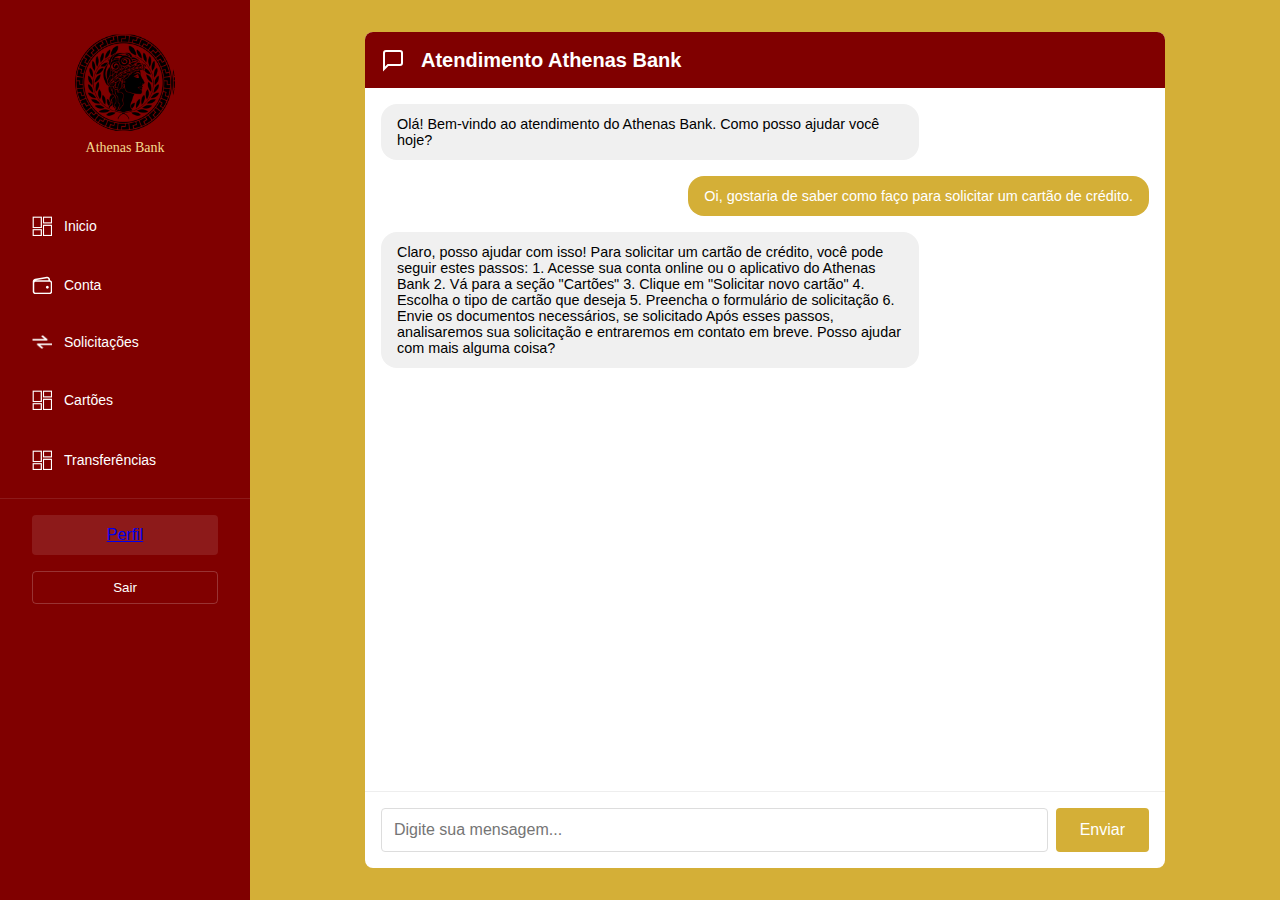
<file: chat.html>
<!DOCTYPE html>
<html lang="pt-BR">
<head>
    <meta charset="UTF-8">
    <meta name="viewport" content="width=device-width, initial-scale=1.0">
    <title>Athenas Bank - Chatbot</title>
    <link rel="stylesheet" href="chat.css">
</head>
<body>
    <div class="sidebar">
        <div class="logo-area">
            <div class="logo-circle">
            </div>
            <div class="bank-name">Athenas Bank</div>
        </div>

    <nav class="nav-links">
            <a href="#" class="nav-item">    <img src="vector.png" alt="" class="icon">
                Inicio</a>
            <a href="#" class="nav-item"><img src="carteira.png" alt="" class="icon">
                Conta</a>
            <a href="#" class="nav-item"> <img src="transf.png" alt="" class="icon">
                Solicitações</a>
            <a href="#" class="nav-item">     <img src="vector.png" alt="" class="icon">
                Cartões</a>
            <a href="#" class="nav-item">
                <img src="vector.png" alt="" class="icon">Transferências</a>

        <div class="widgets-area">

        <div class="profile-section">
            <div class="widget-placeholder">
                <a href="#">Perfil</a>
            </div>
            <button class="logout">Sair</button>
        </div>
    </div>
    </nav>
</div>
    <div class="main-content">
        <div class="chat-container">
            <div class="chat-header">
                <svg width="24" height="24" viewBox="0 0 24 24" fill="none" stroke="currentColor" stroke-width="2">
                    <path d="M21 15a2 2 0 0 1-2 2H7l-4 4V5a2 2 0 0 1 2-2h14a2 2 0 0 1 2 2z"></path>
                </svg>
                <span class="chat-title">Atendimento Athenas Bank</span>
            </div>
            <div class="chat-messages" id="chat-messages">
                <div class="message message-bot">Olá! Bem-vindo ao atendimento do Athenas Bank. Como posso ajudar você hoje?</div>
                <div class="message message-user">Oi, gostaria de saber como faço para solicitar um cartão de crédito.</div>
                <div class="message message-bot">Claro, posso ajudar com isso! Para solicitar um cartão de crédito, você pode seguir estes passos:

1. Acesse sua conta online ou o aplicativo do Athenas Bank
2. Vá para a seção "Cartões"
3. Clique em "Solicitar novo cartão"
4. Escolha o tipo de cartão que deseja
5. Preencha o formulário de solicitação
6. Envie os documentos necessários, se solicitado

Após esses passos, analisaremos sua solicitação e entraremos em contato em breve. Posso ajudar com mais alguma coisa?</div>
            </div>
            <div class="chat-input">
                <input type="text" id="user-input" placeholder="Digite sua mensagem...">
                <button onclick="sendMessage()">Enviar</button>
            </div>
        </div>
    </div>

    <script>
        function sendMessage() {
            const input = document.getElementById('user-input');
            const message = input.value.trim();
            if (message) {
                const chatMessages = document.getElementById('chat-messages');
                const userMessage = document.createElement('div');
                userMessage.className = 'message message-user';
                userMessage.textContent = message;
                chatMessages.appendChild(userMessage);
                input.value = '';
            
                setTimeout(() => {
                    const botMessage = document.createElement('div');
                    botMessage.className = 'message message-bot';
                    botMessage.textContent = "Obrigado por sua mensagem. Um de nossos atendentes entrará em contato em breve para ajudar com sua solicitação.";
                    chatMessages.appendChild(botMessage);
                    chatMessages.scrollTop = chatMessages.scrollHeight;
                }, 1000);
            }
        }

        document.getElementById('user-input').addEventListener('keypress', function (e) {
            if (e.key === 'Enter') {
                sendMessage();
            }
        });
    </script>
</body>
</html>
</file>
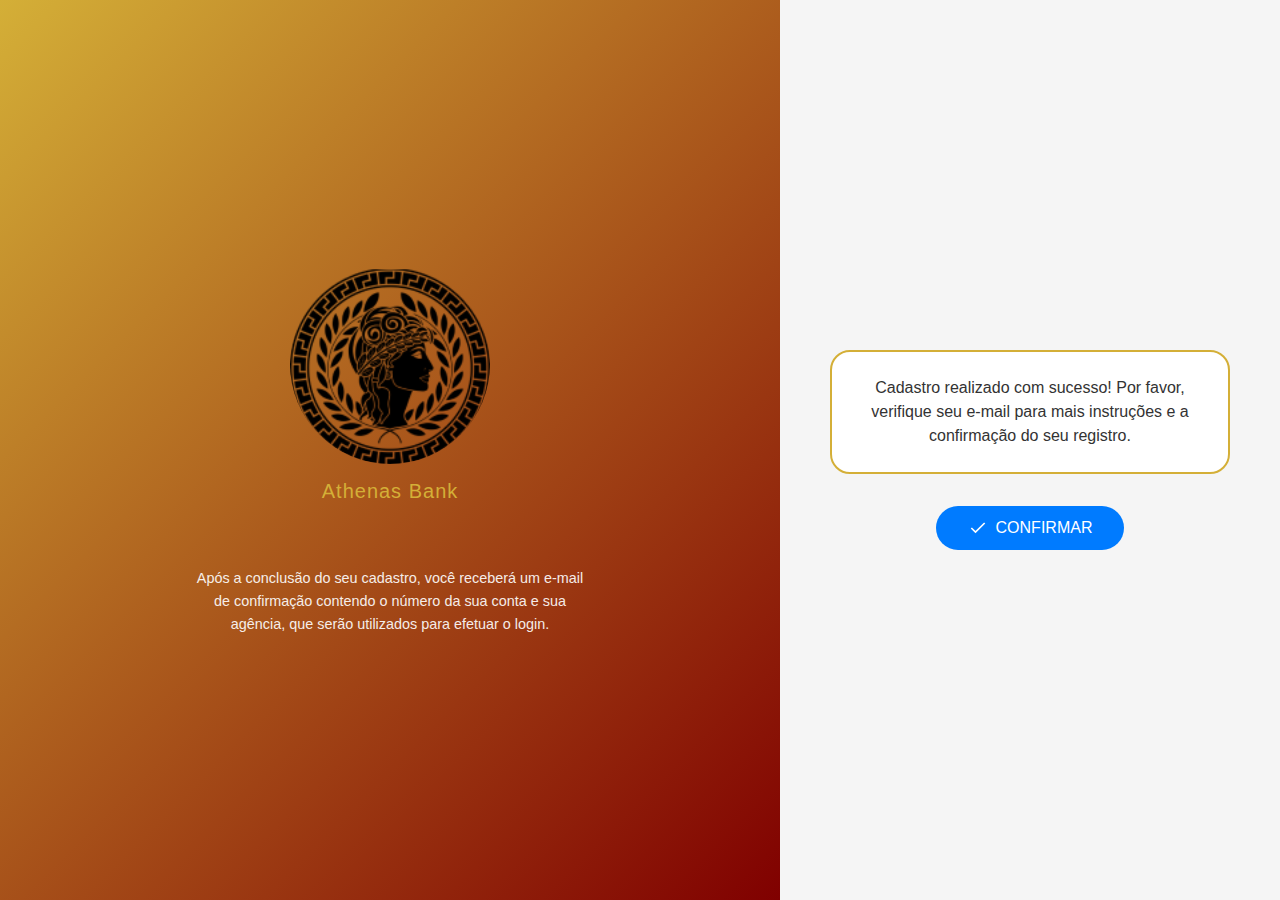
<file: confirmacao.html>
<!DOCTYPE html>
<html lang="pt-BR">
<head>
    <meta charset="UTF-8">
    <meta name="viewport" content="width=device-width, initial-scale=1.0">
    <title>Athenas Bank - Confirmação</title>
    <link rel="stylesheet" href="confirmacap.css">
</head>
<body>
    <div class="left-side">
        <div class="logo-container">
        </div>
        <div class="bank-name">Athenas Bank</div>
        <p class="instructions">
            Após a conclusão do seu cadastro, você receberá um e-mail de confirmação contendo o número da sua conta e sua agência, que serão utilizados para efetuar o login.
        </p>
    </div>

    <div class="right-side">
        <div class="success-message">
            Cadastro realizado com sucesso! Por favor, verifique seu e-mail para mais instruções e a confirmação do seu registro.
        </div>
        <button class="confirm-button">
            <svg width="20" height="20" viewBox="0 0 24 24" fill="none" stroke="currentColor" stroke-width="2">
                <path d="M20 6L9 17l-5-5"/>
            </svg>
            CONFIRMAR
        </button>
    </div>
</body>
</html>
</file>
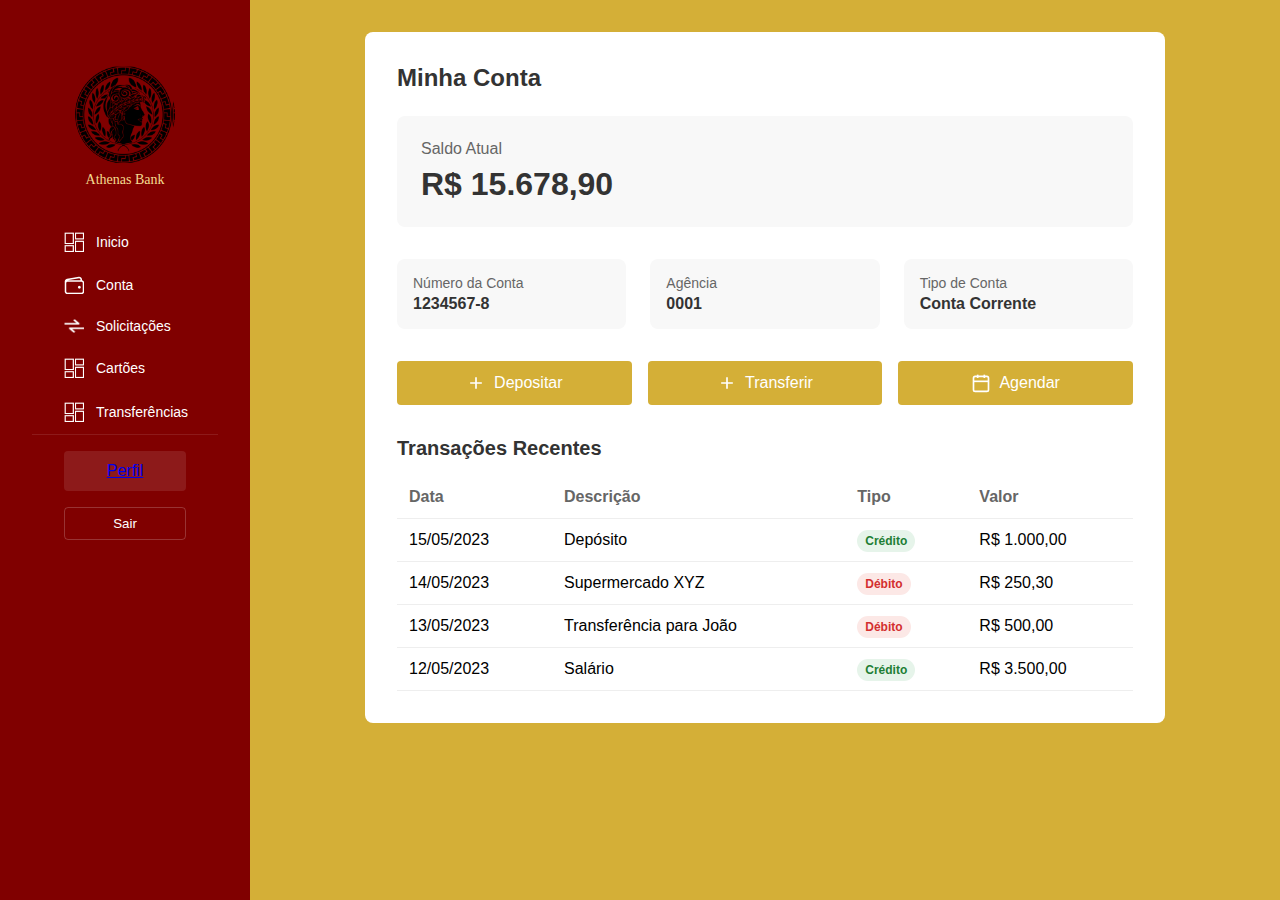
<file: conta.html>
<!DOCTYPE html>
<html lang="pt-BR">
<head>
    <meta charset="UTF-8">
    <meta name="viewport" content="width=device-width, initial-scale=1.0">
    <title>Athenas Bank - Conta</title>
    <style>
        * {
            margin: 0;
            padding: 0;
            box-sizing: border-box;
            font-family: -apple-system, BlinkMacSystemFont, 'Segoe UI', Roboto, Oxygen, Ubuntu, Cantarell, sans-serif;
        }

        body {
            display: flex;
            min-height: 100vh;
        }

        .sidebar {
            width: 250px;
            background-color: #800000;
            color: white;
            display: flex;
            flex-direction: column;
            padding: 2rem;
        }

        .nav-item {
            display: flex;
            align-items: center;
            color: white;
            text-decoration: none;
            padding: 0.75rem 2rem;
            font-size: 0.875rem;
        }
        
        .nav-item:hover {
            background-color: rgba(255, 255, 255, 0.1);
        }
        
        .nav-item .icon {
            margin-right: 0.75rem;
            width: 20px;
        }
        
        .bank-name {
            font-size: 0.875rem;
            margin-top: 0.5rem;
            font-family: Aldrich;
            color: #F4DB8F;
        }
        
        .profile-section {
            padding: 1rem 2rem;
            border-top: 1px solid rgba(255, 255, 255, 0.1);
        }

        .logo-area {
            padding: 2rem;
            text-align: center;
        }
        
        .logo-circle {
            width: 100px;
            height: 100px;
            margin: 0 auto 0.5rem;
            border-radius: 50%;
            display: flex;
            align-items: center;
            justify-content: center;
            background-image: url('logo.png');
            background-size: contain;
        }
        
        select {
            padding: 0.5rem;
            border-radius: 0.375rem;
            border: 1px solid #ddd;
        }
        
        .logout {
            width: 100%;
            padding: 0.5rem;
            background: none;
            border: 1px solid rgba(255, 255, 255, 0.2);
            color: white;
            border-radius: 4px;
            cursor: pointer;
            margin-top: 1rem;
        }
        
        .widget-placeholder {
            height: 40px;
            background: rgba(255, 255, 255, 0.1);
            border-radius: 4px;
            display: flex;
            align-items: center;
            justify-content: center;
        }

        .main-content {
            flex: 1;
            background-color: #D4AF37;
            padding: 2rem;
        }

        .account-card {
            background: white;
            border-radius: 8px;
            padding: 2rem;
            max-width: 800px;
            margin: 0 auto;
        }

        .account-title {
            font-size: 1.5rem;
            font-weight: bold;
            margin-bottom: 1.5rem;
            color: #333;
        }

        .balance-section {
            background-color: #f8f8f8;
            border-radius: 8px;
            padding: 1.5rem;
            margin-bottom: 2rem;
        }

        .balance-label {
            font-size: 1rem;
            color: #666;
            margin-bottom: 0.5rem;
        }

        .balance-amount {
            font-size: 2rem;
            font-weight: bold;
            color: #333;
        }

        .account-details {
            display: grid;
            grid-template-columns: repeat(auto-fit, minmax(200px, 1fr));
            gap: 1.5rem;
            margin-bottom: 2rem;
        }

        .detail-item {
            background-color: #f8f8f8;
            border-radius: 8px;
            padding: 1rem;
        }

        .detail-label {
            font-size: 0.875rem;
            color: #666;
            margin-bottom: 0.25rem;
        }

        .detail-value {
            font-size: 1rem;
            font-weight: 600;
            color: #333;
        }

        .action-buttons {
            display: grid;
            grid-template-columns: repeat(auto-fit, minmax(150px, 1fr));
            gap: 1rem;
        }

        .action-button {
            padding: 0.75rem;
            background-color: #D4AF37;
            color: white;
            border: none;
            border-radius: 4px;
            font-size: 1rem;
            cursor: pointer;
            display: flex;
            align-items: center;
            justify-content: center;
            gap: 0.5rem;
        }

        .action-button:hover {
            background-color: #c4a030;
        }

        .transactions-section {
            margin-top: 2rem;
        }

        .transactions-title {
            font-size: 1.25rem;
            font-weight: bold;
            margin-bottom: 1rem;
            color: #333;
        }

        .transactions-table {
            width: 100%;
            border-collapse: collapse;
        }

        .transactions-table th,
        .transactions-table td {
            padding: 0.75rem;
            text-align: left;
            border-bottom: 1px solid #eee;
        }

        .transactions-table th {
            font-weight: 600;
            color: #666;
        }

        .transaction-type {
            padding: 0.25rem 0.5rem;
            border-radius: 999px;
            font-size: 0.75rem;
            font-weight: 600;
        }

        .transaction-type-credit {
            background-color: #e6f4ea;
            color: #1e7e34;
        }

        .transaction-type-debit {
            background-color: #fce8e6;
            color: #d32f2f;
        }
    </style>
</head>
<body>
    <div class="sidebar">
        <div class="logo-area">
            <div class="logo-circle">
            </div>
            <div class="bank-name">Athenas Bank</div>
        </div>

    <nav class="nav-links">
            <a href="#" class="nav-item">    <img src="vector.png" alt="" class="icon">
                Inicio</a>
            <a href="#" class="nav-item"><img src="carteira.png" alt="" class="icon">
                Conta</a>
            <a href="#" class="nav-item"> <img src="transf.png" alt="" class="icon">
                Solicitações</a>
            <a href="#" class="nav-item">     <img src="vector.png" alt="" class="icon">
                Cartões</a>
            <a href="#" class="nav-item">
                <img src="vector.png" alt="" class="icon">Transferências</a>

        <div class="widgets-area">

        <div class="profile-section">
            <div class="widget-placeholder">
                <a href="#">Perfil</a>
            </div>
            <button class="logout">Sair</button>
        </div>
    </div>
    </nav>
</div>

    <div class="main-content">
        <div class="account-card">
            <h2 class="account-title">Minha Conta</h2>

            <div class="balance-section">
                <div class="balance-label">Saldo Atual</div>
                <div class="balance-amount">R$ 15.678,90</div>
            </div>

            <div class="account-details">
                <div class="detail-item">
                    <div class="detail-label">Número da Conta</div>
                    <div class="detail-value">1234567-8</div>
                </div>
                <div class="detail-item">
                    <div class="detail-label">Agência</div>
                    <div class="detail-value">0001</div>
                </div>
                <div class="detail-item">
                    <div class="detail-label">Tipo de Conta</div>
                    <div class="detail-value">Conta Corrente</div>
                </div>
            </div>

            <div class="action-buttons">
                <button class="action-button">
                    <svg width="20" height="20" viewBox="0 0 24 24" fill="none" stroke="currentColor" stroke-width="2">
                        <path d="M12 5v14M5 12h14"/>
                    </svg>
                    Depositar
                </button>
                <button class="action-button">
                    <svg width="20" height="20" viewBox="0 0 24 24" fill="none" stroke="currentColor" stroke-width="2">
                        <path d="M12 5v14M5 12h14"/>
                    </svg>
                    Transferir
                </button>
                <button class="action-button">
                    <svg width="20" height="20" viewBox="0 0 24 24" fill="none" stroke="currentColor" stroke-width="2">
                        <rect x="3" y="4" width="18" height="18" rx="2" ry="2"/>
                        <line x1="16" y1="2" x2="16" y2="6"/>
                        <line x1="8" y1="2" x2="8" y2="6"/>
                        <line x1="3" y1="10" x2="21" y2="10"/>
                    </svg>
                    Agendar
                </button>
            </div>

            <div class="transactions-section">
                <h3 class="transactions-title">Transações Recentes</h3>
                <table class="transactions-table">
                    <thead>
                        <tr>
                            <th>Data</th>
                            <th>Descrição</th>
                            <th>Tipo</th>
                            <th>Valor</th>
                        </tr>
                    </thead>
                    <tbody>
                        <tr>
                            <td>15/05/2023</td>
                            <td>Depósito</td>
                            <td><span class="transaction-type transaction-type-credit">Crédito</span></td>
                            <td>R$ 1.000,00</td>
                        </tr>
                        <tr>
                            <td>14/05/2023</td>
                            <td>Supermercado XYZ</td>
                            <td><span class="transaction-type transaction-type-debit">Débito</span></td>
                            <td>R$ 250,30</td>
                        </tr>
                        <tr>
                            <td>13/05/2023</td>
                            <td>Transferência para João</td>
                            <td><span class="transaction-type transaction-type-debit">Débito</span></td>
                            <td>R$ 500,00</td>
                        </tr>
                        <tr>
                            <td>12/05/2023</td>
                            <td>Salário</td>
                            <td><span class="transaction-type transaction-type-credit">Crédito</span></td>
                            <td>R$ 3.500,00</td>
                        </tr>
                    </tbody>
                </table>
            </div>
        </div>
    </div>
</body>
</html>
</file>
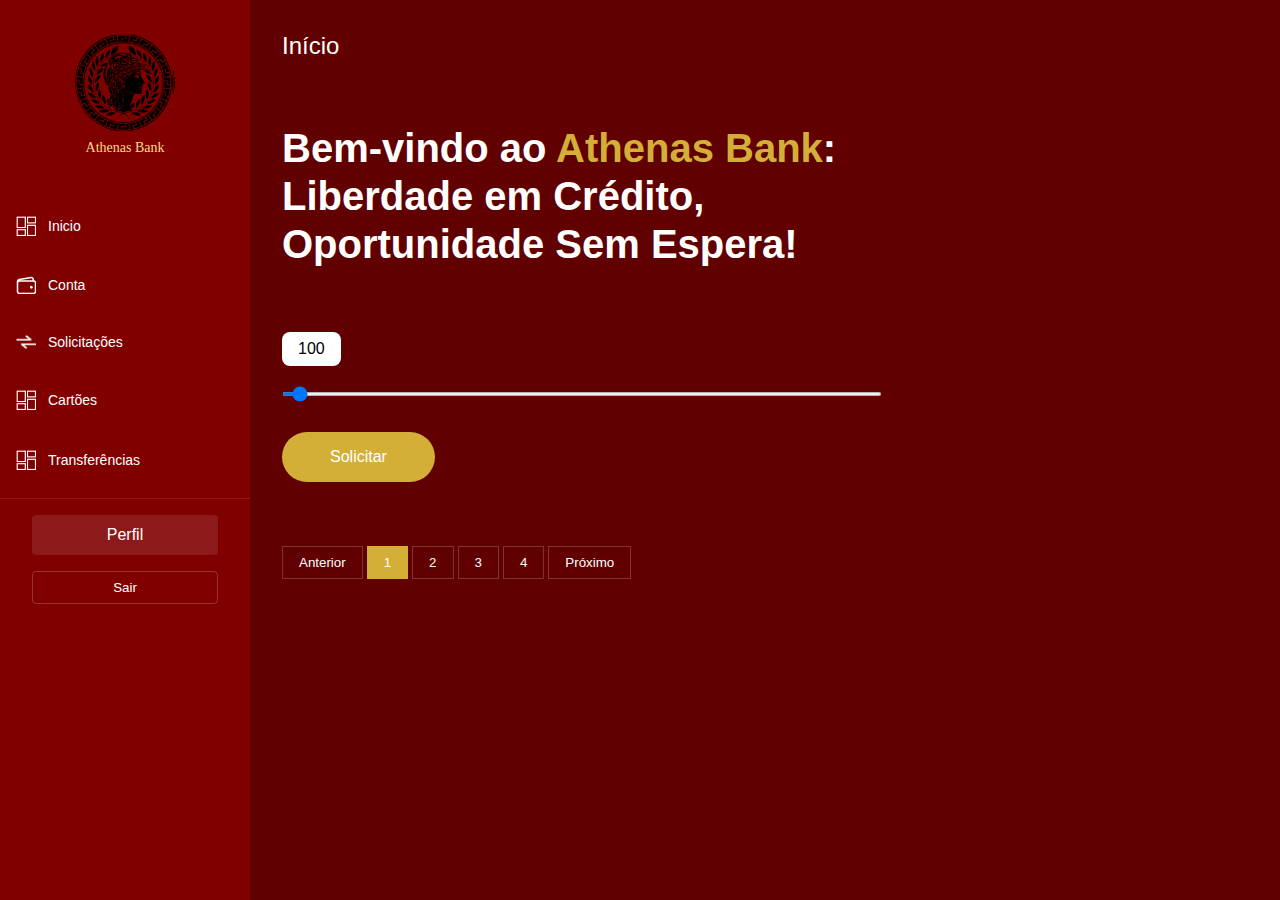
<file: indexTeste.html>
<!DOCTYPE html>
<html lang="en">
<head>
    <meta charset="UTF-8">
    <meta name="viewport" content="width=device-width, initial-scale=1.0">
    <title>Athenas Bank Dashboard</title>
    <link rel="stylesheet" href="styleNovo.css">
</head>
<body>
    <div class="sidebar">
            <div class="logo-area">
                <div class="logo-circle">
                </div>
                <div class="bank-name">Athenas Bank</div>
            </div>

        <nav class="nav-links">
                <a href="#" class="nav-item">    <img src="vector.png" alt="" class="icon">
                    Inicio</a>
                <a href="#" class="nav-item"><img src="carteira.png" alt="" class="icon">
                    Conta</a>
                <a href="#" class="nav-item"> <img src="transf.png" alt="" class="icon">
                    Solicitações</a>
                <a href="#" class="nav-item">     <img src="vector.png" alt="" class="icon">
                    Cartões</a>
                <a href="#" class="nav-item">
                    <img src="vector.png" alt="" class="icon">Transferências</a>

            <div class="widgets-area">
    
            <div class="profile-section">
                <div class="widget-placeholder">
                    <a href="#">Perfil</a>
                </div>
                <button class="logout">Sair</button>
            </div>
        </div>
        </nav>
    </div>

  <div class="main-contentsolici">
        <div class="page-header">
            Início
        </div>

        <div class="welcome-message">
            <h1>
                Bem-vindo ao <span class="highlight">Athenas Bank</span>:<br>
                Liberdade em Crédito,<br>
                Oportunidade Sem Espera!
            </h1>
        </div>

        <div class="slider-container">
            <div class="slider-value" id="slider-value">100</div>
            <input type="range" id="credit-slider" class="slider" min="0" max="6000" value="100" oninput="updateSliderValue(this.value)">
            <button class="request-button">Solicitar</button>
        </div>

        <script>
            // Função para atualizar o valor do slider
            function updateSliderValue(value) {
                document.getElementById('slider-value').textContent = value;
            }
        
            // Função para redirecionar ao clicar no botão
            document.getElementById("btn-solicitar").onclick = function() {
                window.location.href = "Formulario.html";
            };
        </script>

        <div class="paginationer">
            <button>Anterior</button>
            <button class="active">1</button>
            <button>2</button>
            <button>3</button>
            <button>4</button>
            <button>Próximo</button>
        </div>
  
    </div>
</body>
</html>
</file>
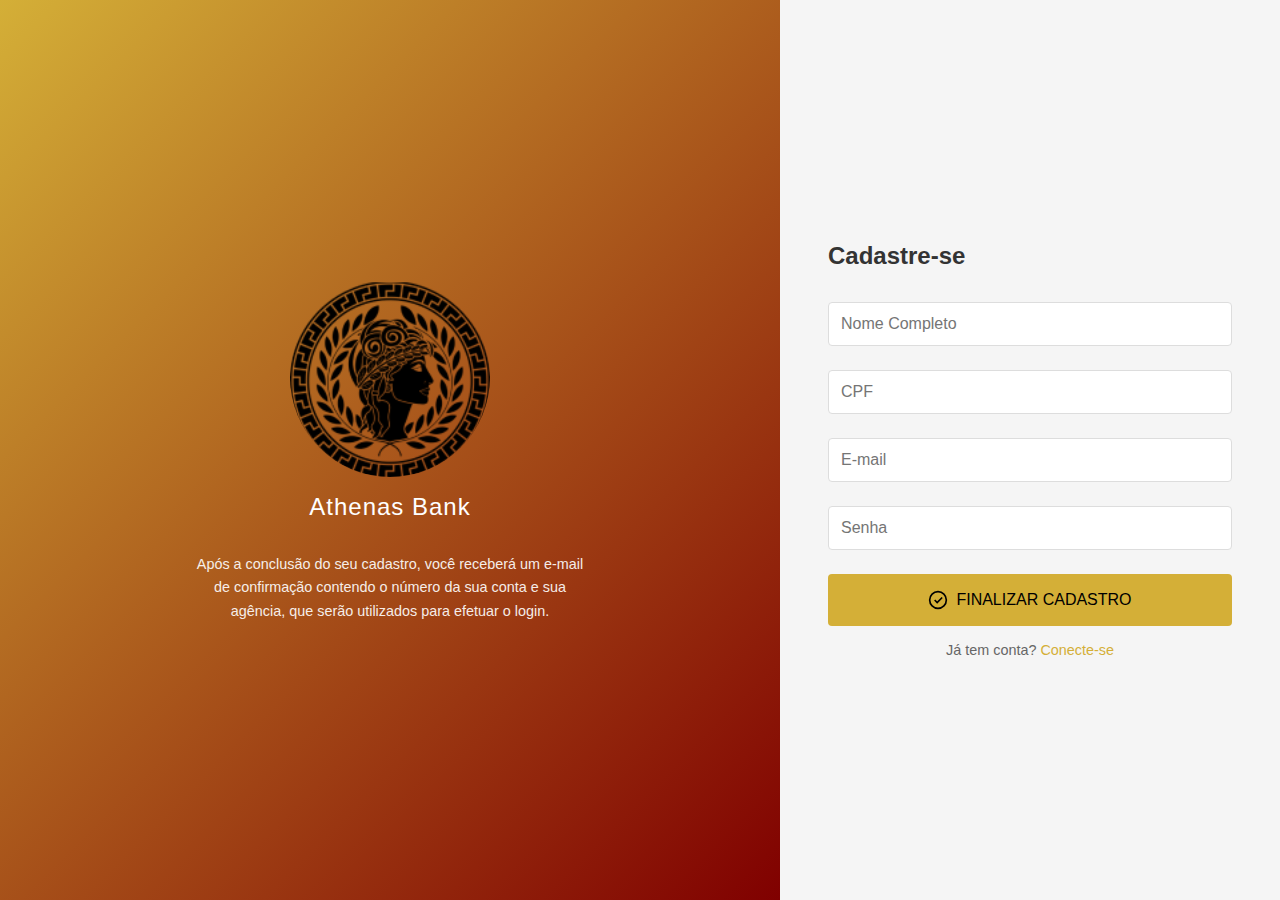
<file: login.html>
<!DOCTYPE html>
<html lang="pt-BR">
<head>
    <meta charset="UTF-8">
    <meta name="viewport" content="width=device-width, initial-scale=1.0">
    <title>Athenas Bank - Cadastro</title>
    <link rel="stylesheet" href="login.css">
</head>
<body>
    <div class="left-side">
        <div class="logo-container">
        </div>
        <div class="bank-name">Athenas Bank</div>
        <p class="instructions">
            Após a conclusão do seu cadastro, você receberá um e-mail de confirmação contendo o número da sua conta e sua agência, que serão utilizados para efetuar o login.
        </p>
    </div>

    <div class="right-side">
        <h1 class="form-title">Cadastre-se</h1>
        <form>
            <div class="form-group">
                <input type="text" class="form-control" placeholder="Nome Completo" required>
            </div>
            <div class="form-group">
                <input type="text" class="form-control" placeholder="CPF" required>
            </div>
            <div class="form-group">
                <input type="email" class="form-control" placeholder="E-mail" required>
            </div>
            <div class="form-group">
                <input type="password" class="form-control" placeholder="Senha" required>
            </div>
            <button type="submit" class="submit-button">
                <svg width="20" height="20" viewBox="0 0 24 24" fill="none" stroke="currentColor" stroke-width="2">
                    <path d="M12 22c5.523 0 10-4.477 10-10S17.523 2 12 2 2 6.477 2 12s4.477 10 10 10z"/>
                    <path d="M8 12l3 3 6-6"/>
                </svg>
                FINALIZAR CADASTRO
            </button>
        </form>
        <div class="login-link">
            Já tem conta? <a href="#">Conecte-se</a>
        </div>
    </div>
</body>
</html>
</file>
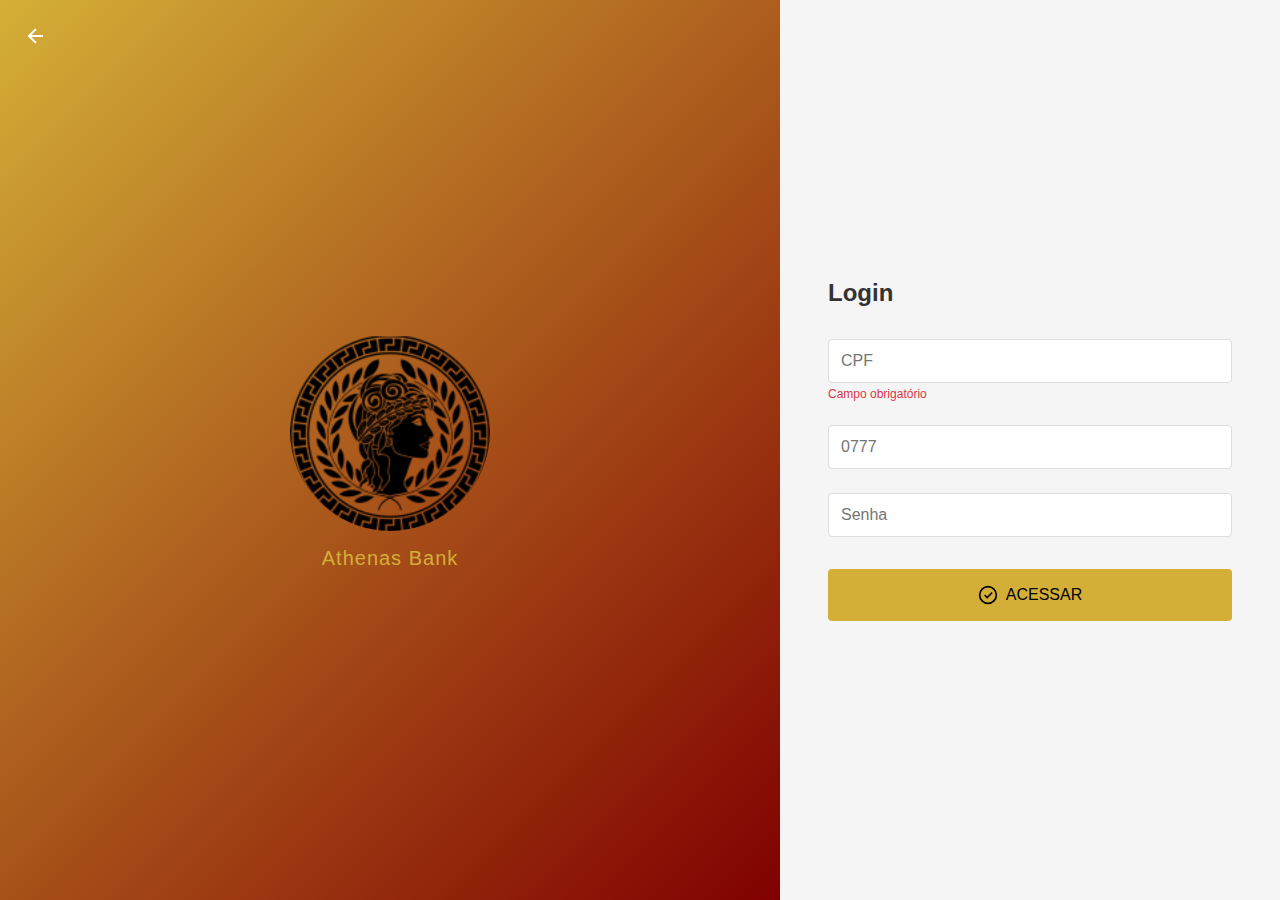
<file: logindeverdade.html>
<!DOCTYPE html>
<html lang="pt-BR">
<head>
    <meta charset="UTF-8">
    <meta name="viewport" content="width=device-width, initial-scale=1.0">
    <title>Athenas Bank - Login</title>
    <link rel="stylesheet" href="logindeverdade.css">
</head>
<body>
    <div class="left-side">
        <button class="back-button">
            <svg width="24" height="24" viewBox="0 0 24 24" fill="none" stroke="currentColor" stroke-width="2">
                <path d="M19 12H5M12 19l-7-7 7-7"/>
            </svg>
        </button>
        <div class="logo-container">

        </div>
        <div class="bank-name">Athenas Bank</div>
    </div>

    <div class="right-side">
        <h1 class="login-title">Login</h1>
        <form>
            <div class="form-group">
                <input type="text" class="form-control" placeholder="CPF" required>
                <div class="error-text">Campo obrigatório</div>
            </div>
            <div class="form-group">
                <input type="text" class="form-control" placeholder="0777" required>
            </div>
            <div class="form-group">
                <input type="password" class="form-control" placeholder="Senha" required>
            </div>
            <button type="submit" class="login-button">
                <svg width="20" height="20" viewBox="0 0 24 24" fill="none" stroke="currentColor" stroke-width="2">
                    <path d="M12 22c5.523 0 10-4.477 10-10S17.523 2 12 2 2 6.477 2 12s4.477 10 10 10z"/>
                    <path d="M8 12l3 3 6-6"/>
                </svg>
                ACESSAR
            </button>
        </form>
    </div>
</body>
</html>
</file>
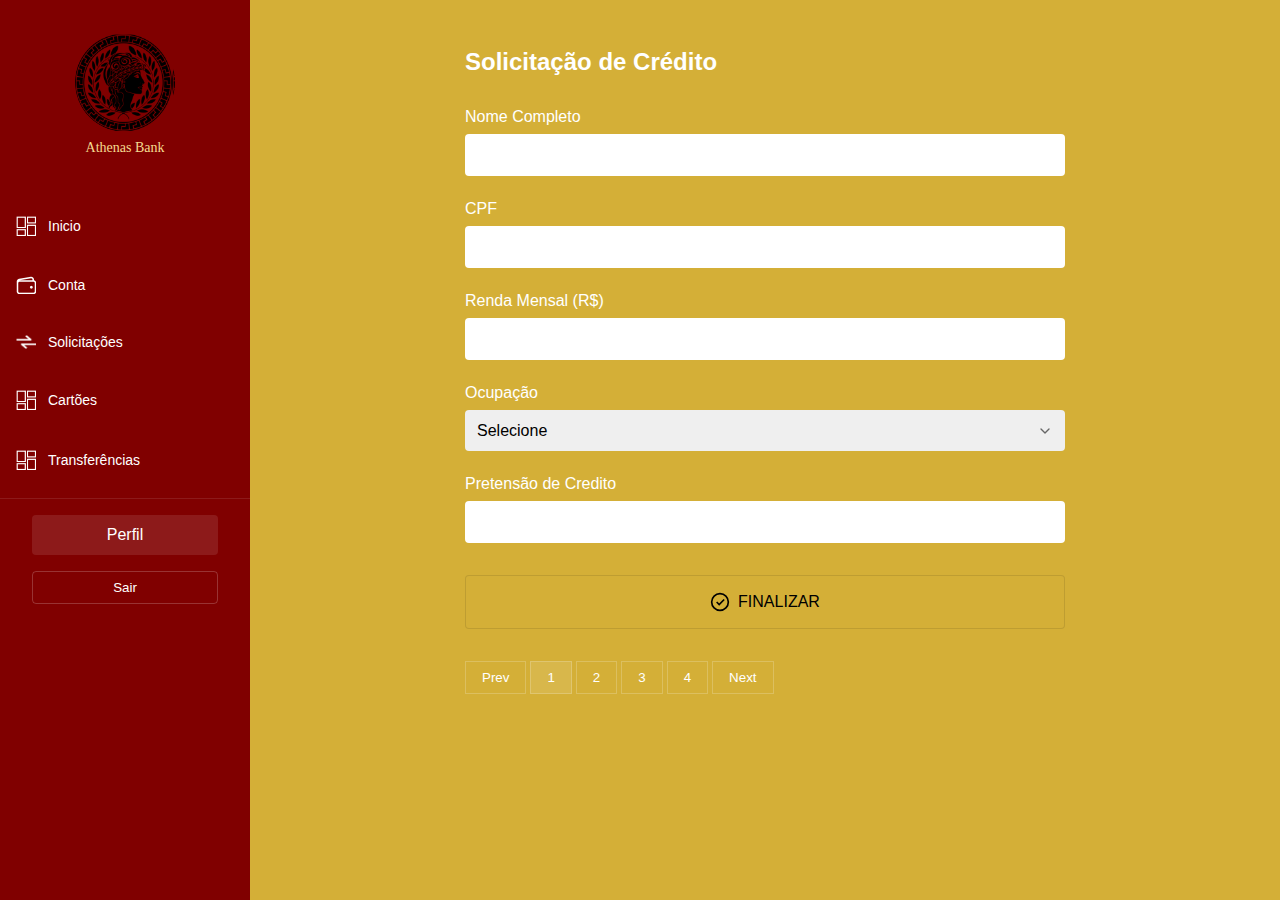
<file: telasolicitar.html>
<!DOCTYPE html>
<html lang="pt-BR">
<head>
    <meta charset="UTF-8">
    <meta name="viewport" content="width=device-width, initial-scale=1.0">
    <title>Athenas Bank - Solicitação de Crédito</title>
    <link rel="stylesheet" href="styleNovo.css">
</head>
<body>
    <div class="sidebar">
        <div class="logo-area">
            <div class="logo-circle">
            </div>
            <div class="bank-name">Athenas Bank</div>
        </div>

    <nav class="nav-links">
            <a href="#" class="nav-item">    <img src="vector.png" alt="" class="icon">
                Inicio</a>
            <a href="#" class="nav-item"><img src="carteira.png" alt="" class="icon">
                Conta</a>
            <a href="#" class="nav-item"> <img src="transf.png" alt="" class="icon">
                Solicitações</a>
            <a href="#" class="nav-item">     <img src="vector.png" alt="" class="icon">
                Cartões</a>
            <a href="#" class="nav-item">
                <img src="vector.png" alt="" class="icon">Transferências</a>

        <div class="widgets-area">

        <div class="profile-section">
            <div class="widget-placeholder">
                <a href="#">Perfil</a>
            </div>
            <button class="logout">Sair</button>
        </div>
    </div>
    </nav>
</div>

    <div class="main-contentSolicitarCred ">
        <div class="form-container">
            <h1 class="form-title">Solicitação de Crédito</h1>
            <form>
                <div class="form-group">
                    <label>Nome Completo</label>
                    <input type="text" class="form-control" required>
                </div>

                <div class="form-group">
                    <label>CPF</label>
                    <input type="text" class="form-control" required>
                </div>

                <div class="form-group">
                    <label>Renda Mensal (R$)</label>
                    <input type="number" class="form-control" required>
                </div>

                <div class="form-group">
                    <label>Ocupação</label>
                    <select class="form-control" required>
                        <option value="">Selecione</option>
                        <option>Empregado CLT</option>
                        <option>Empresário</option>
                        <option>Autônomo</option>
                        <option>Funcionário Público</option>
                        <option>Aposentado</option>
                        <option>Outros</option>
                    </select>
                </div>

                <div class="form-group">
                    <label>Pretensão de Credito</label>
                    <input type="number" class="form-control" required>
                </div>

                <button type="submit" class="submit-button">
                    <svg width="20" height="20" viewBox="0 0 24 24" fill="none" stroke="currentColor" stroke-width="2">
                        <path d="M12 22c5.523 0 10-4.477 10-10S17.523 2 12 2 2 6.477 2 12s4.477 10 10 10z"/>
                        <path d="M8 12l3 3 6-6"/>
                    </svg>
                    FINALIZAR
                </button>
            </form>

            <div class="paginationerz">
                <button>Prev</button>
                <button class="active">1</button>
                <button>2</button>
                <button>3</button>
                <button>4</button>
                <button>Next</button>
            </div>
        </div>
    </div>
</body>
</html>
</file>
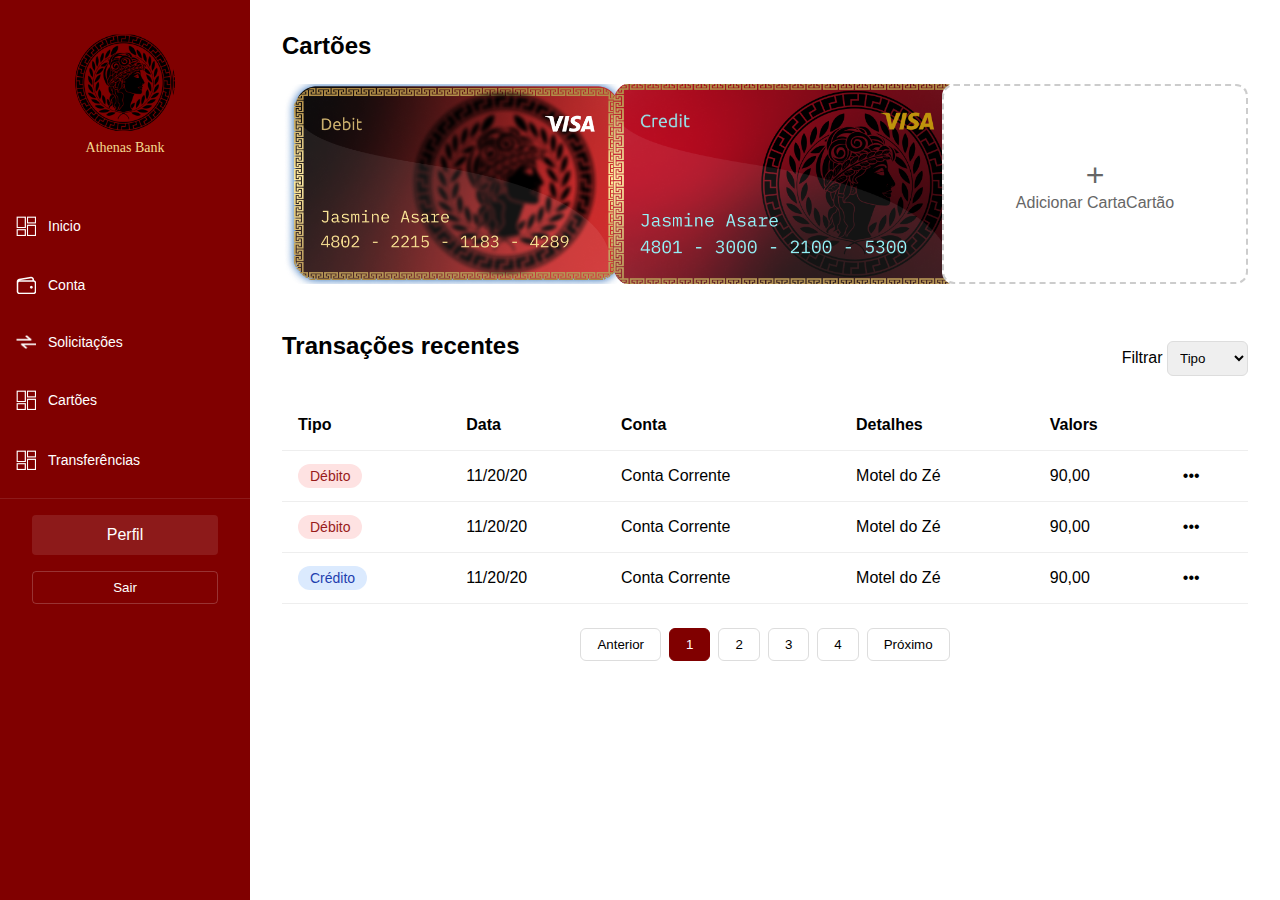
<file: teste.html>
<!DOCTYPE html>
<html lang="en">
<head>
    <meta charset="UTF-8">
    <meta name="viewport" content="width=device-width, initial-scale=1.0">
    <title>Athenas Bank Dashboard</title>
    <link rel="stylesheet" href="styleNovo.css">
</head>
<body>
    <div class="sidebar">
            <div class="logo-area">
                <div class="logo-circle">
                </div>
                <div class="bank-name">Athenas Bank</div>
            </div>

        <nav class="nav-links">
                <a href="#" class="nav-item">    <img src="vector.png" alt="" class="icon">
                    Inicio</a>
                <a href="#" class="nav-item"><img src="carteira.png" alt="" class="icon">
                    Conta</a>
                <a href="#" class="nav-item"> <img src="transf.png" alt="" class="icon">
                    Solicitações</a>
                <a href="#" class="nav-item">     <img src="vector.png" alt="" class="icon">
                    Cartões</a>
                <a href="#" class="nav-item">
                    <img src="vector.png" alt="" class="icon">Transferências</a>

            <div class="widgets-area">
    
            <div class="profile-section">
                <div class="widget-placeholder">
                    <a href="#">Perfil</a>
                </div>
                <button class="logout">Sair</button>
            </div>
        </div>
        </nav>
    </div>

    <div class="main-content">
        <section class="cards-section">
            <h2 class="section-title">Cartões</h2>
            <div class="cards-grid">
                <div class="card debit-card">
                </div>
                <div class="card credit-card">
                </div>
                <div class="card add-card">
                    <div style="font-size: 2rem;">+</div>
                    <div>Adicionar CartaCartão</div>
                </div>
            </div>
        </section>

        <section class="transactions-section">
            <div class="filter-section">
                <h2 class="section-title">Transações recentes</h2>
                <div>
                    <span>Filtrar</span>
                    <select>
                        <option>Tipo</option>
                        <option>Todos</option>
                        <option>Débito</option>
                        <option>Crédito</option>
                    </select>
                </div>
            </div>

            <table class="transactions">
                <thead>
                    <tr>
                        <th>Tipo</th>
                        <th>Data</th>
                        <th>Conta</th>
                        <th>Detalhes</th>
                        <th>Valors</th>
                        <th></th>
                    </tr>
                </thead>
                <tbody>
                    <tr>
                        <td><span class="transaction-type type-debit">Débito</span></td>
                        <td>11/20/20</td>
                        <td>Conta Corrente</td>
                        <td>Motel do Zé</td>
                        <td>90,00</td>
                        <td>•••</td>
                    </tr>
                    <tr>
                        <td><span class="transaction-type type-debit">Débito</span></td>
                        <td>11/20/20</td>
                        <td>Conta Corrente</td>
                        <td>Motel do Zé</td>
                        <td>90,00</td>
                        <td>•••</td>
                    </tr>
                    <tr>
                        <td><span class="transaction-type type-refund">Crédito</span></td>
                        <td>11/20/20</td>
                        <td>Conta Corrente</td>
                        <td>Motel do Zé</td>
                        <td>90,00</td>
                        <td>•••</td>
                    </tr>
                </tbody>
            </table>

            <div class="pagination">
                <button>Anterior</button>
                <button class="active">1</button>
                <button>2</button>
                <button>3</button>
                <button>4</button>
                <button>Próximo</button>
            </div>
        </section>
    </div>
</body>
</html>
</file>
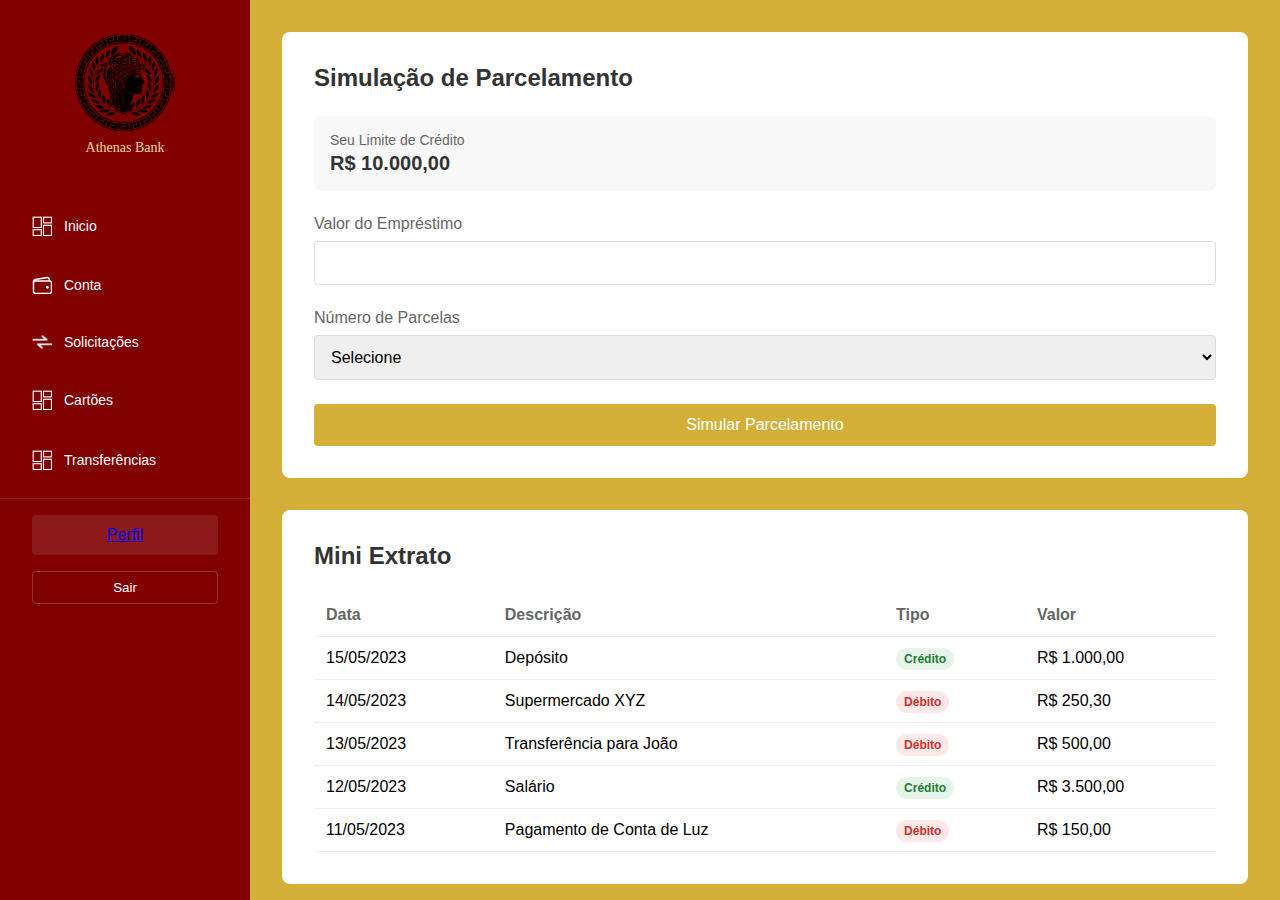
<file: transferencia.html>
<!DOCTYPE html>
<html lang="pt-BR">
<head>
    <meta charset="UTF-8">
    <title>Athenas Bank - Simulação de Parcelamento</title>
    <link rel="stylesheet" href="transferencia.css">
</head>
<body>
    <div class="sidebar">
        <div class="logo-area">
            <div class="logo-circle">
            </div>
            <div class="bank-name">Athenas Bank</div>
        </div>

    <nav class="nav-links">
            <a href="#" class="nav-item">    <img src="vector.png" alt="" class="icon">
                Inicio</a>
            <a href="#" class="nav-item"><img src="carteira.png" alt="" class="icon">
                Conta</a>
            <a href="#" class="nav-item"> <img src="transf.png" alt="" class="icon">
                Solicitações</a>
            <a href="#" class="nav-item">     <img src="vector.png" alt="" class="icon">
                Cartões</a>
            <a href="#" class="nav-item">
                <img src="vector.png" alt="" class="icon">Transferências</a>

        <div class="widgets-area">

        <div class="profile-section">
            <div class="widget-placeholder">
                <a href="#">Perfil</a>
            </div>
            <button class="logout">Sair</button>
        </div>
    </div>
    </nav>
</div>

    <div class="main-content">
        <div class="card">
            <h2 class="card-title">Simulação de Parcelamento</h2>

            <div class="credit-limit">
                <div class="credit-limit-label">Seu Limite de Crédito</div>
                <div class="credit-limit-value">R$ 10.000,00</div>
            </div>

            <form id="simulation-form">
                <div class="form-group">
                    <label for="loan-amount" class="form-label">Valor do Empréstimo</label>
                    <input type="number" id="loan-amount" class="form-control" min="100" max="10000" step="100" required>
                </div>

                <div class="form-group">
                    <label for="installments" class="form-label">Número de Parcelas</label>
                    <select id="installments" class="form-control" required>
                        <option value="">Selecione</option>
                        <option value="1">1x</option>
                        <option value="2">2x</option>
                        <option value="3">3x</option>
                        <option value="4">4x</option>
                        <option value="5">5x</option>
                        <option value="6">6x</option>
                        <option value="7">7x</option>
                        <option value="8">8x</option>
                        <option value="9">9x</option>
                        <option value="10">10x</option>
                        <option value="11">11x</option>
                        <option value="12">12x</option>
                    </select>
                </div>

                <button type="submit" class="btn">Simular Parcelamento</button>
            </form>
        </div>

        <div class="card">
            <h2 class="card-title">Mini Extrato</h2>
            <table>
                <thead>
                    <tr>
                        <th>Data</th>
                        <th>Descrição</th>
                        <th>Tipo</th>
                        <th>Valor</th>
                    </tr>
                </thead>
                <tbody>
                    <tr>
                        <td>15/05/2023</td>
                        <td>Depósito</td>
                        <td><span class="transaction-type transaction-type-credit">Crédito</span></td>
                        <td>R$ 1.000,00</td>
                    </tr>
                    <tr>
                        <td>14/05/2023</td>
                        <td>Supermercado XYZ</td>
                        <td><span class="transaction-type transaction-type-debit">Débito</span></td>
                        <td>R$ 250,30</td>
                    </tr>
                    <tr>
                        <td>13/05/2023</td>
                        <td>Transferência para João</td>
                        <td><span class="transaction-type transaction-type-debit">Débito</span></td>
                        <td>R$ 500,00</td>
                    </tr>
                    <tr>
                        <td>12/05/2023</td>
                        <td>Salário</td>
                        <td><span class="transaction-type transaction-type-credit">Crédito</span></td>
                        <td>R$ 3.500,00</td>
                    </tr>
                    <tr>
                        <td>11/05/2023</td>
                        <td>Pagamento de Conta de Luz</td>
                        <td><span class="transaction-type transaction-type-debit">Débito</span></td>
                        <td>R$ 150,00</td>
                    </tr>
                </tbody>
            </table>
        </div>
    </div>
</body>
</html>
</file>
<file: chat.css>
* {
    margin: 0;
    padding: 0;
    box-sizing: border-box;
    font-family: -apple-system, BlinkMacSystemFont, 'Segoe UI', Roboto, Oxygen, Ubuntu, Cantarell, sans-serif;
}

body {
    display: flex;
    min-height: 100vh;
}

.sidebar {
    width: 250px;
    background-color: #800000;
    color: white;
    display: flex;
    flex-direction: column;
    position: relative;
}


.logo-area {
    padding: 2rem;
    text-align: center;
}

.logo-circle {
    width: 100px;
    height: 100px;
    margin: 0 auto 0.5rem;
    border-radius: 50%;
    display: flex;
    align-items: center;
    justify-content: center;
    background-image: url('logo.png');
    background-size: contain;
}

.bank-name {
    font-size: 0.875rem;
    margin-top: 0.5rem;
    font-family: Aldrich;
    color: #F4DB8F;
}

.nav-links {
    display: flex;
    flex-direction: column;
    gap: 1rem;
    padding: 1rem 0;
}
.nav-item {
    display: flex;
    align-items: center;
    color: white;
    text-decoration: none;
    padding: 0.75rem 2rem;
    font-size: 0.875rem;
}

.nav-item:hover {
    background-color: rgba(255, 255, 255, 0.1);
}

.nav-item .icon {
    margin-right: 0.75rem;
    width: 20px;
}

.profile-section {
    padding: 1rem 2rem;
    border-top: 1px solid rgba(255, 255, 255, 0.1);
}

.logout {
    width: 100%;
    padding: 0.5rem;
    background: none;
    border: 1px solid rgba(255, 255, 255, 0.2);
    color: white;
    border-radius: 4px;
    cursor: pointer;
    margin-top: 1rem;
}

.widget-placeholder {
    height: 40px;
    background: rgba(255, 255, 255, 0.1);
    border-radius: 4px;
    display: flex;
    align-items: center;
    justify-content: center;
}

.main-content {
    flex: 1;
    background-color: #D4AF37;
    padding: 2rem;
    display: flex;
    flex-direction: column;
}

.chat-container {
    background: white;
    border-radius: 8px;
    display: flex;
    flex-direction: column;
    height: 100%;
    max-width: 800px;
    margin: 0 auto;
    width: 100%;
}

.chat-header {
    background-color: #800000;
    color: white;
    padding: 1rem;
    border-top-left-radius: 8px;
    border-top-right-radius: 8px;
    display: flex;
    align-items: center;
}

.chat-title {
    font-size: 1.25rem;
    font-weight: bold;
    margin-left: 1rem;
}

.chat-messages {
    flex: 1;
    padding: 1rem;
    overflow-y: auto;
    display: flex;
    flex-direction: column;
    gap: 1rem;
}

.message {
    max-width: 70%;
    padding: 0.75rem 1rem;
    border-radius: 1rem;
    font-size: 0.9rem;
}

.message-bot {
    align-self: flex-start;
    background-color: #f0f0f0;
}

.message-user {
    align-self: flex-end;
    background-color: #D4AF37;
    color: white;
}

.chat-input {
    display: flex;
    padding: 1rem;
    border-top: 1px solid #eee;
}

.chat-input input {
    flex: 1;
    padding: 0.75rem;
    border: 1px solid #ddd;
    border-radius: 4px;
    font-size: 1rem;
}

.chat-input button {
    padding: 0.75rem 1.5rem;
    background-color: #D4AF37;
    color: white;
    border: none;
    border-radius: 4px;
    margin-left: 0.5rem;
    cursor: pointer;
    font-size: 1rem;
}

.chat-input button:hover {
    background-color: #c4a030;
}
</file>
<file: confirmacap.css>
* {
    margin: 0;
    padding: 0;
    box-sizing: border-box;
    font-family: -apple-system, BlinkMacSystemFont, 'Segoe UI', Roboto, Oxygen, Ubuntu, Cantarell, sans-serif;
}

body {
    min-height: 100vh;
    display: flex;
}

.left-side {
    flex: 1;
    background: linear-gradient(135deg, #D4AF37 0%, #800000 100%);
    display: flex;
    flex-direction: column;
    align-items: center;
    justify-content: center;
    color: white;
    padding: 2rem;
    text-align: center;
}

.logo-container {
    width: 200px;
    height: 200px;
    margin-bottom: 1rem;
    background-image: url('logo.png');
    background-size: cover; /* Ajusta a imagem ao tamanho do container */
    border-radius: 50%;
    display: flex;
    align-items: center;
    justify-content: center;
}

.bank-name {
    font-size: 1.25rem;
    margin-bottom: 4rem;
    letter-spacing: 1px;
    color: #D4AF37;
}

.instructions {
    max-width: 400px;
    line-height: 1.6;
    font-size: 0.9rem;
    opacity: 0.9;
    text-align: center;
}

.right-side {
    width: 500px;
    background: #f5f5f5;
    display: flex;
    flex-direction: column;
    align-items: center;
    justify-content: center;
    padding: 2rem;
}

.success-message {
    background: white;
    padding: 1.5rem;
    border-radius: 20px;
    border: 2px solid #D4AF37;
    text-align: center;
    max-width: 400px;
    margin-bottom: 2rem;
    color: #333;
    line-height: 1.5;
}

.confirm-button {
    background: #007bff;
    color: white;
    border: none;
    padding: 0.75rem 2rem;
    border-radius: 25px;
    font-size: 1rem;
    cursor: pointer;
    display: flex;
    align-items: center;
    gap: 0.5rem;
}

.confirm-button:hover {
    background: #0056b3;
}
</file>
<file: styleNovo.css>
* {
    margin: 0;
    padding: 0;
    box-sizing: border-box;
    font-family: -apple-system, BlinkMacSystemFont, 'Segoe UI', Roboto, Oxygen, Ubuntu, Cantarell, sans-serif;
}

body {
    display: flex;
    min-height: 100vh;
    background: white;
}

.sidebar {
    width: 250px;
    background-color: #800000;
    color: white;
    display: flex;
    flex-direction: column;
    position: relative;
}

.logo {
    font-size: 1.5rem;
    font-weight: bold;
    margin-bottom: 2rem;
}

.nav-links {
    display: flex;
    flex-direction: column;
    gap: 1rem;
    padding: 1rem 0;
}

.nav-links a {
    color: white;
    text-decoration: none;
    padding: 0.75rem 1rem;
    border-radius: 0.375rem;
    transition: background-color 0.2s;
}

.nav-links a:hover {
    background-color: rgba(255, 255, 255, 0.1);
}

.main-content {
    flex: 1;
    padding: 2rem;
    overflow-y: auto;
}

.cards-section {
    margin-bottom: 3rem;
}

.section-title {
    font-size: 1.5rem;
    font-weight: 600;
    margin-bottom: 1.5rem;
}

.cards-grid {
    display: grid;
    grid-template-columns: repeat(auto-fit, minmax(300px, 1fr));
    gap: 1.5rem;
}

.card {
    padding: 1.5rem;
    border-radius: 0.75rem;
    color: white;
    position: relative;
    min-height: 200px;
    background-size: cover;
    background-position: center;
    display: flex;
    align-items: flex-end;
    overflow: hidden;
}


.debit-card {
    background-image: url('cartaoum.png'); /* Caminho da imagem */
    background-size: cover; /* Garante que a imagem preencha o cartão */
    background-position: center center; /* Centraliza horizontal e verticalmente */
    background-repeat: no-repeat; /* Evita repetição da imagem */
    border-radius: 1rem; /* Bordas arredondadas */
    height: 200px; /* Altura fixa do cartão */
    width: 350px; /* Largura fixa do cartão */
    position: relative; /* Para elementos internos posicionados */
}

.credit-card {
    background-image: url('cartaodois.png'); /* Caminho da imagem */
    background-size: cover; /* Garante que a imagem preencha o cartão */
    background-position: center center; /* Centraliza horizontal e verticalmente */
    background-repeat: no-repeat; /* Evita repetição da imagem */
    border-radius: 1rem; /* Bordas arredondadas */
    height: 200px; /* Altura fixa do cartão */
    width: 350px; /* Largura fixa do cartão */
    position: relative; /* Para elementos internos posicionados */
}

.card:hover {
    box-shadow: 0 8px 15px rgba(0, 0, 0, 0.3), 0 0 10px rgba(255, 255, 255, 0.5);
}

.add-card {
    border: 2px dashed #ccc;
    display: flex;
    flex-direction: column;
    align-items: center;
    justify-content: center;
    color: #666;
    cursor: pointer;
    background: white;
}

.card-number {
    font-family: monospace;
    margin: 1rem 0;
}

.transactions {
    width: 100%;
    border-collapse: collapse;
    margin-top: 1rem;
}

.transactions th,
.transactions td {
    padding: 1rem;
    text-align: left;
    border-bottom: 1px solid #eee;
}

.transaction-type {
    padding: 0.25rem 0.75rem;
    border-radius: 999px;
    font-size: 0.875rem;
}

.type-debit {
    background-color: #fee2e2;
    color: #991b1b;
}

.type-refund {
    background-color: #dbeafe;
    color: #1e40af;
}

.pagination {
    display: flex;
    justify-content: center;
    gap: 0.5rem;
    margin-top: 1.5rem;
}

.pagination button {
    padding: 0.5rem 1rem;
    border: 1px solid #ddd;
    background: white;
    border-radius: 0.375rem;
    cursor: pointer;
}

.pagination button.active {
    background: #800000;
    color: white;
    border-color: #800000;
}

.filter-section {
    display: flex;
    justify-content: space-between;
    align-items: center;
    margin-bottom: 1rem;
}

.logo-area {
    padding: 2rem;
    text-align: center;
}

.logo-circle {
    width: 100px;
    height: 100px;
    margin: 0 auto 0.5rem;
    border-radius: 50%;
    display: flex;
    align-items: center;
    justify-content: center;
    background-image: url('logo.png');
    background-size: contain;
}

select {
    padding: 0.5rem;
    border-radius: 0.375rem;
    border: 1px solid #ddd;
}
/* Estilo do menu item */
.nav-item {
    display: flex;
    align-items: center;
    color: white;
    text-decoration: none;
    padding: 0.75rem 2rem;
    font-size: 0.875rem;
}

.nav-item:hover {
    background-color: rgba(255, 255, 255, 0.1);
}

.nav-item .icon {
    margin-right: 0.75rem;
    width: 20px;
}

.bank-name {
    font-size: 0.875rem;
    margin-top: 0.5rem;
    font-family: Aldrich;
    color: #F4DB8F;
}

.profile-section {
    padding: 1rem 2rem;
    border-top: 1px solid rgba(255, 255, 255, 0.1);
}

.logout {
    width: 100%;
    padding: 0.5rem;
    background: none;
    border: 1px solid rgba(255, 255, 255, 0.2);
    color: white;
    border-radius: 4px;
    cursor: pointer;
    margin-top: 1rem;
}

.widget-placeholder {
    height: 40px;
    background: rgba(255, 255, 255, 0.1);
    border-radius: 4px;
    display: flex;
    align-items: center;
    justify-content: center;
}
.main-contentsolici{
    flex: 1;
    background-color: #600000;
    color: white;
    padding: 2rem;
}
.page-header {
    font-size: 1.5rem;
    margin-bottom: 3rem;
}

.welcome-message {
    max-width: 800px;
    margin: 4rem 0;
}

.welcome-message h1 {
    font-size: 2.5rem;
    margin-bottom: 1rem;
    line-height: 1.2;
}

.highlight {
    color: #D4AF37;
}

.slider-container {
    max-width: 600px;
    margin: 3rem 0;
}

.slider-value {
    background: #fff;
    color: #000;
    padding: 0.5rem 1rem;
    border-radius: 8px;
    display: inline-block;
    margin-bottom: 1rem;
}

.slider {
    width: 100%;
    height: 4px;
    color: #D4AF37;
    border-radius: 2px;
    position: relative;
}

.slider::before {
    content: '';
    position: absolute;
    width: 12px;
    height: 12px;
    border-radius: 50%;
    top: 50%;
    left: 30%;
    transform: translate(-50%, -50%);
}
.request-button {
    background: #D4AF37;
    color: white;
    border: none;
    padding: 1rem 3rem;
    border-radius: 25px;
    font-size: 1rem;
    cursor: pointer;
    margin-top: 2rem;
}

.paginationer{
    display: flex;
    gap: 0.25rem;
    margin-top: 4rem;
}

.paginationer button {
    padding: 0.5rem 1rem;
    border: 1px solid rgba(255, 255, 255, 0.2);
    background: none;
    color: white;
    cursor: pointer;
}

.paginationer button.active {
    background: #D4AF37;
    border-color: #D4AF37;
}

/* Conteúdo Principal */
.content {
    flex: 1;
    background: linear-gradient(to bottom, #7D0000, #A00000);
    display: flex;
    flex-direction: column;
    align-items: center;
    justify-content: center;
    text-align: center;
    padding: 20px; /* Adicionando algum espaçamento para o conteúdo não ficar muito colado */
}

.content h2 {
    color: #FFFFFF;
    font-size: 20px;             /* Tamanho de fonte ajustado */
    margin-bottom: 20px;
}

.content h2 span {
    color: #FFD700;
}

.content p {
    font-size: 18px;             /* Ajustando o tamanho da fonte */
    margin-bottom: 30px;
}

/*solicitar*/

.main-contentSolicitarCred {
    flex: 1;
    background: #D4AF37;
    padding: 3rem;
}

.form-container {
    max-width: 600px;
    margin: 0 auto;
}

.form-title {
    color: white;
    font-size: 1.5rem;
    margin-bottom: 2rem;
}

.form-group {
    margin-bottom: 1.5rem;
}

.form-group label {
    display: block;
    color: white;
    margin-bottom: 0.5rem;
    font-weight: 500;
}

.form-control {
    width: 100%;
    padding: 0.75rem;
    border: none;
    border-radius: 4px;
    font-size: 1rem;
}

select.form-control {
    appearance: none;
    background-image: url("data:image/svg+xml,%3Csvg xmlns='http://www.w3.org/2000/svg' width='24' height='24' viewBox='0 0 24 24' fill='none' stroke='%23666' stroke-width='2' stroke-linecap='round' stroke-linejoin='round'%3E%3Cpolyline points='6 9 12 15 18 9'%3E%3C/polyline%3E%3C/svg%3E");
    background-repeat: no-repeat;
    background-position: right 0.75rem center;
    background-size: 1em;
}

.submit-button {
    width: 100%;
    padding: 1rem;
    background: #D4AF37;
    border: 1px solid rgba(0, 0, 0, 0.1);
    border-radius: 4px;
    color: black;
    font-size: 1rem;
    cursor: pointer;
    display: flex;
    align-items: center;
    justify-content: center;
    gap: 0.5rem;
    margin-top: 2rem;
}

.submit-button:hover {
    background: #c4a030;
}

.paginationerz {
    display: flex;
    gap: 0.25rem;
    margin-top: 2rem;
}

.paginationerz button {
    padding: 0.5rem 1rem;
    border: 1px solid rgba(255, 255, 255, 0.2);
    background: none;
    color: white;
    cursor: pointer;
}

.paginationerz button.active {
    background: rgba(255, 255, 255, 0.1);
}
</file>
<file: login.css>
* {
    margin: 0;
    padding: 0;
    box-sizing: border-box;
    font-family: -apple-system, BlinkMacSystemFont, 'Segoe UI', Roboto, Oxygen, Ubuntu, Cantarell, sans-serif;
}

body {
    min-height: 100vh;
    display: flex;
}

.left-side {
    flex: 1;
    background: linear-gradient(135deg, #D4AF37 0%, #800000 100%);
    display: flex;
    flex-direction: column;
    align-items: center;
    justify-content: center;
    color: white;
    padding: 2rem;
    text-align: center;
}

.logo-container {
    width: 200px;
    height: 200px;
    margin-bottom: 1rem;
    background-image: url('logo.png');
    background-size: cover; /* Ajusta a imagem ao tamanho do container */
    border-radius: 50%;
    display: flex;
    align-items: center;
    justify-content: center;
}

.bank-name {
    font-size: 1.5rem;
    margin-bottom: 2rem;
    letter-spacing: 1px;
}

.instructions {
    max-width: 400px;
    line-height: 1.6;
    font-size: 0.9rem;
    opacity: 0.9;
}

.right-side {
    width: 500px;
    background: #f5f5f5;
    padding: 4rem 3rem;
    display: flex;
    flex-direction: column;
    justify-content: center;
}

.form-title {
    font-size: 1.5rem;
    margin-bottom: 2rem;
    color: #333;
}

.form-group {
    margin-bottom: 1.5rem;
}

.form-group label {
    display: block;
    margin-bottom: 0.5rem;
    color: #666;
    font-size: 0.9rem;
}

.form-control {
    width: 100%;
    padding: 0.75rem;
    border: 1px solid #ddd;
    border-radius: 4px;
    font-size: 1rem;
}

.form-control:focus {
    outline: none;
    border-color: #D4AF37;
}

.submit-button {
    width: 100%;
    padding: 1rem;
    background: #D4AF37;
    border: none;
    border-radius: 4px;
    color: black;
    font-size: 1rem;
    cursor: pointer;
    margin-top: 1rem;
    display: flex;
    align-items: center;
    justify-content: center;
    gap: 0.5rem;
}

.submit-button:hover {
    background: #c4a030;
}

.login-link {
    text-align: center;
    margin-top: 1rem;
    font-size: 0.9rem;
    color: #666;
}

.login-link a {
    color: #D4AF37;
    text-decoration: none;
}

.login-link a:hover {
    text-decoration: underline;
}
</file>
<file: logindeverdade.css>
* {
    margin: 0;
    padding: 0;
    box-sizing: border-box;
    font-family: -apple-system, BlinkMacSystemFont, 'Segoe UI', Roboto, Oxygen, Ubuntu, Cantarell, sans-serif;
}

body {
    min-height: 100vh;
    display: flex;
}

.left-side {
    flex: 1;
    background: linear-gradient(135deg, #D4AF37 0%, #800000 100%);
    display: flex;
    flex-direction: column;
    align-items: center;
    justify-content: center;
    color: white;
    padding: 2rem;
    text-align: center;
    position: relative;
}

.back-button {
    position: absolute;
    top: 1rem;
    left: 1rem;
    background: none;
    border: none;
    color: white;
    cursor: pointer;
    padding: 0.5rem;
}

.logo-container {
    width: 200px;
    height: 200px;
    margin-bottom: 1rem;
    background-image: url('logo.png');
    background-size: cover; /* Ajusta a imagem ao tamanho do container */
    border-radius: 50%;
    display: flex;
    align-items: center;
    justify-content: center;
}

.bank-name {
    font-size: 1.25rem;
    color: #D4AF37;
    letter-spacing: 1px;
}

.right-side {
    width: 500px;
    background: #f5f5f5;
    display: flex;
    flex-direction: column;
    justify-content: center;
    padding: 4rem 3rem;
}

.login-title {
    font-size: 1.5rem;
    margin-bottom: 2rem;
    color: #333;
}

.form-group {
    margin-bottom: 1.5rem;
}

.form-group label {
    display: block;
    margin-bottom: 0.5rem;
    color: #666;
    font-size: 0.9rem;
}

.form-control {
    width: 100%;
    padding: 0.75rem;
    border: 1px solid #ddd;
    border-radius: 4px;
    font-size: 1rem;
}

.form-control:focus {
    outline: none;
    border-color: #D4AF37;
}

.login-button {
    width: 100%;
    padding: 1rem;
    background: #D4AF37;
    border: none;
    border-radius: 4px;
    color: black;
    font-size: 1rem;
    cursor: pointer;
    display: flex;
    align-items: center;
    justify-content: center;
    gap: 0.5rem;
    margin-top: 2rem;
}

.login-button:hover {
    background: #c4a030;
}

.error-text {
    color: #dc3545;
    font-size: 0.75rem;
    margin-top: 0.25rem;
}
</file>
<file: transferencia.css>
* {
    margin: 0;
    padding: 0;
    box-sizing: border-box;
    font-family: -apple-system, BlinkMacSystemFont, 'Segoe UI', Roboto, Oxygen, Ubuntu, Cantarell, sans-serif;
}
body {
    display: flex;
    height: 100vh;
}
.sidebar {
    width: 250px;
    background-color: #800000;
    color: white;
    display: flex;
    flex-direction: column;
    position: relative;
}


.logo-area {
    padding: 2rem;
    text-align: center;
}

.logo-circle {
    width: 100px;
    height: 100px;
    margin: 0 auto 0.5rem;
    border-radius: 50%;
    display: flex;
    align-items: center;
    justify-content: center;
    background-image: url('logo.png');
    background-size: contain;
}

.bank-name {
    font-size: 0.875rem;
    margin-top: 0.5rem;
    font-family: Aldrich;
    color: #F4DB8F;
}

.nav-links {
    display: flex;
    flex-direction: column;
    gap: 1rem;
    padding: 1rem 0;
}
.nav-item {
    display: flex;
    align-items: center;
    color: white;
    text-decoration: none;
    padding: 0.75rem 2rem;
    font-size: 0.875rem;
}

.nav-item:hover {
    background-color: rgba(255, 255, 255, 0.1);
}

.nav-item .icon {
    margin-right: 0.75rem;
    width: 20px;
}

.profile-section {
    padding: 1rem 2rem;
    border-top: 1px solid rgba(255, 255, 255, 0.1);
}

.logout {
    width: 100%;
    padding: 0.5rem;
    background: none;
    border: 1px solid rgba(255, 255, 255, 0.2);
    color: white;
    border-radius: 4px;
    cursor: pointer;
    margin-top: 1rem;
}

.widget-placeholder {
    height: 40px;
    background: rgba(255, 255, 255, 0.1);
    border-radius: 4px;
    display: flex;
    align-items: center;
    justify-content: center;
}

.main-content {
    flex: 1;
    background-color: #D4AF37;
    padding: 2rem;
    overflow-y: auto;
}
.card {
    background-color: white;
    border-radius: 8px;
    padding: 2rem;
    margin-bottom: 2rem;
}
.card-title {
    font-size: 1.5rem;
    font-weight: bold;
    margin-bottom: 1.5rem;
    color: #333;
}
.credit-limit {
    background-color: #f8f8f8;
    border-radius: 8px;
    padding: 1rem;
    margin-bottom: 1.5rem;
}
.credit-limit-label {
    font-size: 0.875rem;
    color: #666;
    margin-bottom: 0.25rem;
}
.credit-limit-value {
    font-size: 1.25rem;
    font-weight: 600;
    color: #333;
}
.form-group {
    margin-bottom: 1.5rem;
}
.form-label {
    display: block;
    margin-bottom: 0.5rem;
    color: #666;
}
.form-control {
    width: 100%;
    padding: 0.75rem;
    border: 1px solid #ddd;
    border-radius: 4px;
    font-size: 1rem;
}
.btn {
    width: 100%;
    padding: 0.75rem;
    background-color: #D4AF37;
    color: white;
    border: none;
    border-radius: 4px;
    font-size: 1rem;
    cursor: pointer;
}
.btn:hover {
    background-color: #c4a030;
}
table {
    width: 100%;
    border-collapse: collapse;
}
th, td {
    padding: 0.75rem;
    text-align: left;
    border-bottom: 1px solid #eee;
}
th {
    font-weight: 600;
    color: #666;
}
.transaction-type {
    padding: 0.25rem 0.5rem;
    border-radius: 999px;
    font-size: 0.75rem;
    font-weight: 600;
}
.transaction-type-credit {
    background-color: #e6f4ea;
    color: #1e7e34;
}
.transaction-type-debit {
    background-color: #fce8e6;
    color: #d32f2f;
}
</file>
